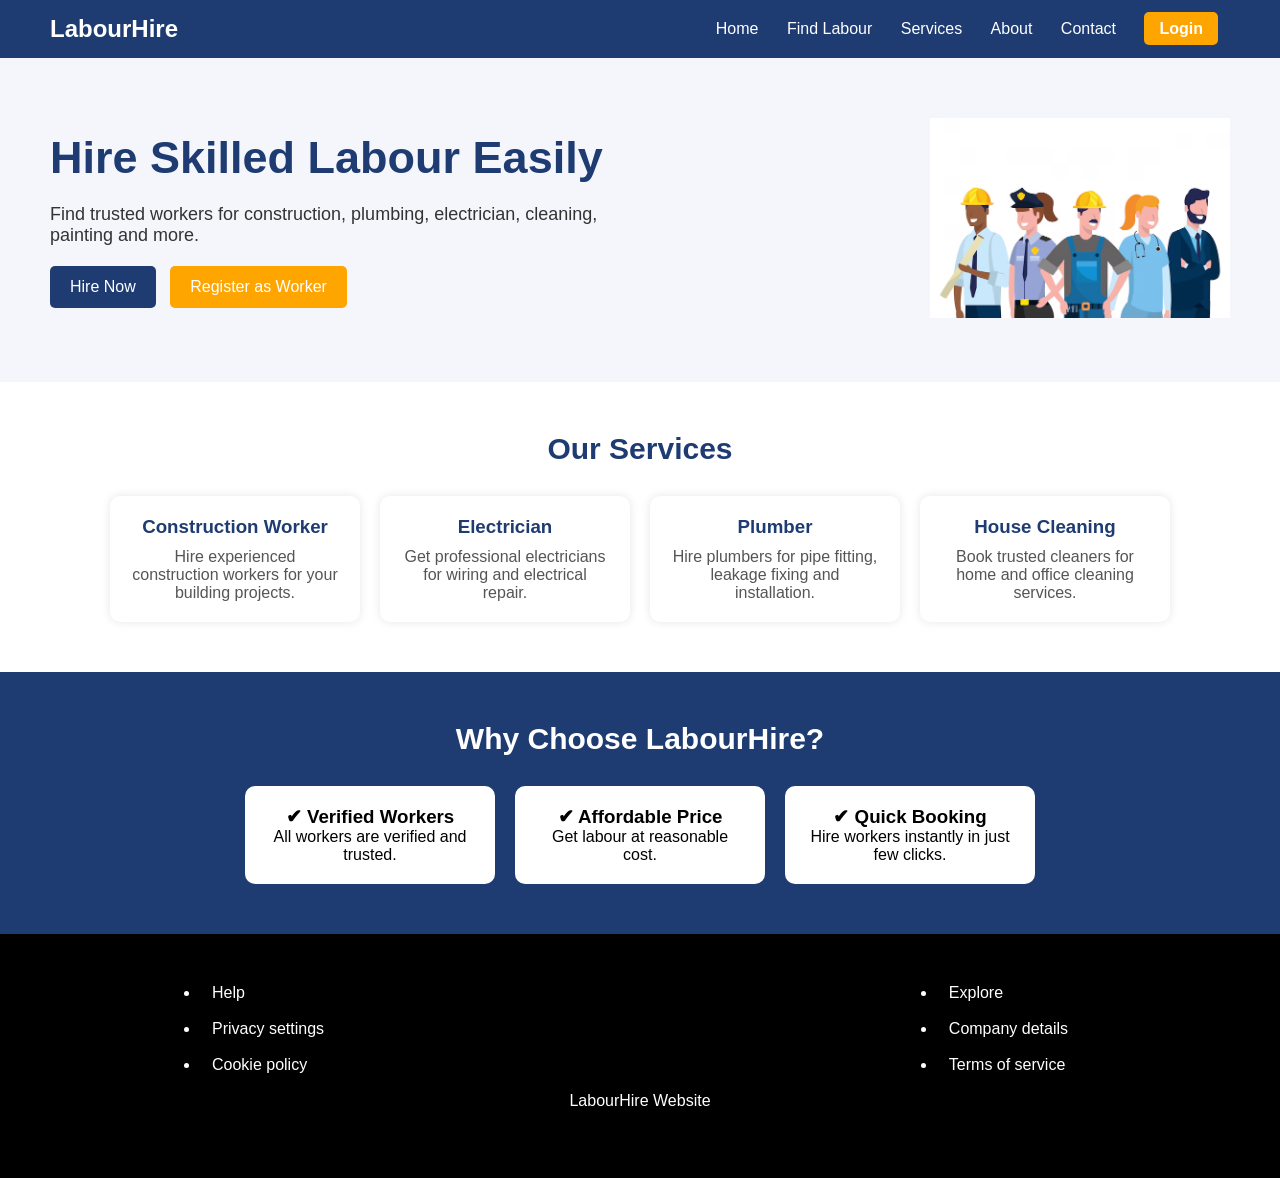
<file: index.html>
<!DOCTYPE html>
<html lang="en">
<head>
    <meta charset="UTF-8">
    <meta name="viewport" content="width=device-width, initial-scale=1.0">
    <title>Labour Hiring Website</title>
    <link rel="stylesheet" href="style.css">
</head>
<body>

    
    <header>
        <div class="logo">LabourHire</div>
        <nav>
            <a href="index.html">Home</a>
            <a href="#">Find Labour</a>
            <a href="#">Services</a>
            <a href="#">About</a>
            <a href="Contact.html">Contact</a>
            <a href="Project_Login_Page.html" class="btn" target="_blank">Login</a>
        </nav>
    </header>

    <section class="hero">
        <div class="hero-text">
            <h1>Hire Skilled Labour Easily</h1>
            <p>Find trusted workers for construction, plumbing, electrician, cleaning, painting and more.</p>
            <button class="hero-btn">Hire Now</button>
            <a href="Registration.html" target="_blank"><button class="hero-btn2">Register as Worker</button></a>
        </div>
        <div class="hero-img">
            <img src="labour_img.avif" alt="Labour Image">
        </div>
    </section>

    
    <section class="services">
        <h2>Our Services</h2>
        <div class="service-box">
            <div class="card">
                <h3>Construction Worker</h3>
                <p>Hire experienced construction workers for your building projects.</p>
            </div>

            <div class="card">
                <h3>Electrician</h3>
                <p>Get professional electricians for wiring and electrical repair.</p>
            </div>

            <div class="card">
                <h3>Plumber</h3>
                <p>Hire plumbers for pipe fitting, leakage fixing and installation.</p>
            </div>

            <div class="card">
                <h3>House Cleaning</h3>
                <p>Book trusted cleaners for home and office cleaning services.</p>
            </div>
        </div>
    </section>

    
    <section class="why">
        <h2>Why Choose LabourHire?</h2>
        <div class="why-box">
            <div class="why-card">
                <h3>✔ Verified Workers</h3>
                <p>All workers are verified and trusted.</p>
            </div>

            <div class="why-card">
                <h3>✔ Affordable Price</h3>
                <p>Get labour at reasonable cost.</p>
            </div>

            <div class="why-card">
                <h3>✔ Quick Booking</h3>
                <p>Hire workers instantly in just few clicks.</p>
            </div>
        </div>
    </section>

    
    <footer>
        
        <div class="footer-parent-div">
            <div class="footer-child-div">
                <ul>
                    <nav>
                        <li><a href="#">Help</a><br><br></li>
                        <li><a href="#">Privacy settings</a><br><br></li>
                        <li><a href="#">Cookie policy</a><br><br></li>
                    </nav>
                </ul>
            </div>

            <div class="footer-child-div">
                <ul>
                <nav>
                    <li><a href="#">Explore</a><br><br></li>
                    <li><a href="#">Company details</a><br><br></li>
                    <li><a href="#">Terms of service</a><br><br></li>
                </nav>
                </ul>
            </div>
        </div>  
        
        <center><p>LabourHire Website</p></center><br>
    </footer>

</body>
</html>
</file>
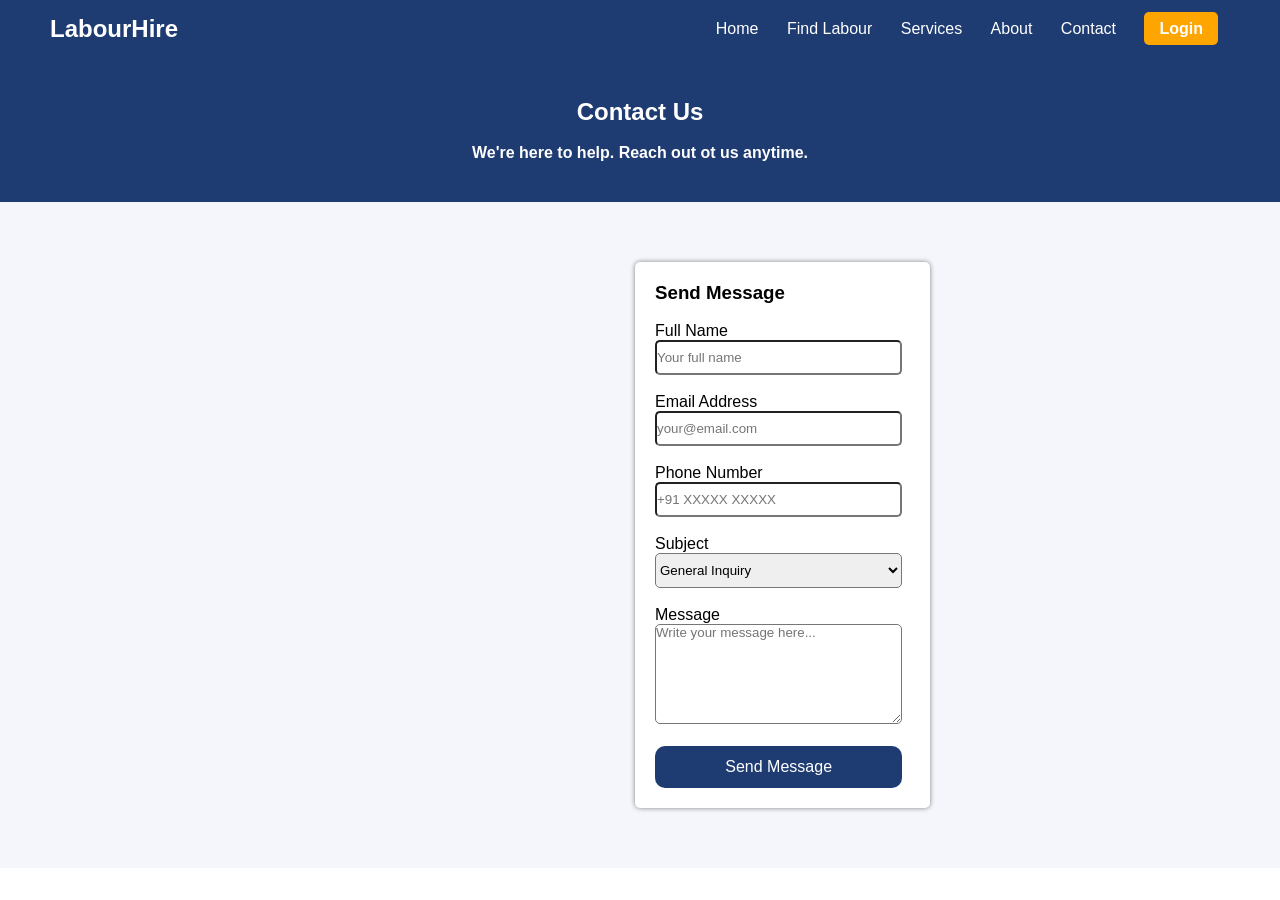
<file: Contact.html>
<!DOCTYPE html>
<html lang="en">
<head>
    <meta charset="UTF-8">
    <meta name="viewport" content="width=device-width, initial-scale=1.0">
    <title>Labour Hiring Website</title>
    <link rel="stylesheet" href="contact.css">
</head>
<body>

    
    <header>
        <div class="logo">LabourHire</div>
        <nav>
            <a href="index.html">Home</a>
            <a href="#">Find Labour</a>
            <a href="#">Services</a>
            <a href="#">About</a>
            <a href="#">Contact</a>
            <a href="Project_Login_Page.html" class="btn" target="_blank">Login</a>
        </nav>
        
        
    </header>
    <section class="contact">
        <div>
            <h1>Contact Us</h1><br>
            <h4>We're here to help. Reach out ot us anytime.</h4>
        </div>
    </section>

    <section class="hero">
        <div>

        </div>
        <div class="form-div">
            <h3>Send Message</h3><br>
            <form>
                <label>Full Name</label><br>
                <input type="text" placeholder="Your full name" required><br><br>
                <lable>Email Address</lable><br>
                <input type="email" placeholder="your@email.com" required><br><br>
                <lable>Phone Number</lable><br>
                <input type="tel" placeholder="+91 XXXXX XXXXX" required><br><br>
                <label>Subject</label><br>
                <select>
                    <option>General Inquiry</option>
                    <option>Hire a Worker</option>
                    <option>Register as Worker</option>
                    <option>Complaint / Feedback</option>
                    <option>Partnership</option>
                </select><br><br>
                <label>Message</label><br>
                <textarea placeholder="Write your message here..."></textarea><br><br>
                <button >Send Message</button>


            </form>
        </div>
    </section>

    
    
</body>
</html>
</file>
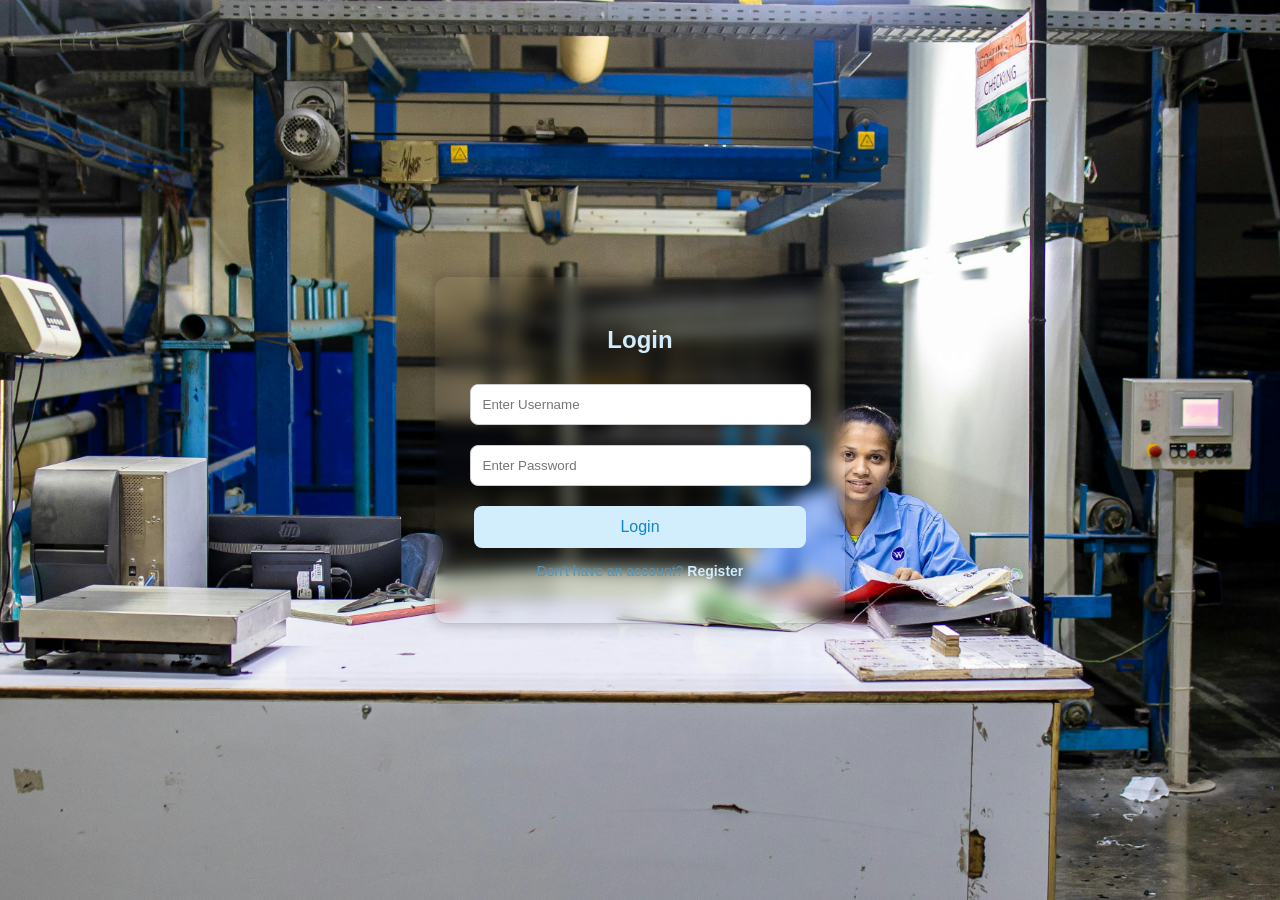
<file: Project_Login_Page.html>
<!DOCTYPE html>
<html lang="en">
<head>
    <meta charset="UTF-8">
    <meta name="viewport" content="width=device-width, initial-scale=1.0">
    <title>Labour Hiring Login</title>

    
    <style>
        body {
            margin: 0;
            padding: 0;
            font-family: Arial, sans-serif;
            background-image: url("labour_img.jpg");
            background-size: cover;
            background-position: center;
            background-repeat: no-repeat;
            height: 100vh;
            display: flex;
            justify-content: center;
            align-items: center;
        }

        .login-box {
            backdrop-filter: blur(8px);
            width: 350px;
            padding: 30px;
            border-radius: 12px;
            box-shadow: 0px 0px 15px rgba(0,0,0,0.3);
            text-align: center;
        }

        .login-box h2 {
            margin-bottom: 20px;
            color: #d2edfc;
        }

        .login-box input {
            width: 90%;
            padding: 12px;
            margin: 10px 0;
            border: 1px solid #ccc;
            border-radius: 8px;
            outline: none;
        }

        .login-box input:focus {
            border-color: #d2edfc;
        }

        .login-box button {
            width: 95%;
            padding: 12px;
            background: #d2edfc;
            color: #1187c7;
            border: none;
            border-radius: 8px;
            font-size: 16px;
            cursor: pointer;
            margin-top: 10px;
        }

        .login-box button:hover {
            background: #5495b9;
            color: #d2edfc;
        }

        .login-box p {
            margin-top: 15px;
            font-size: 14px;
            color: #5495b9;
        }

        .login-box a {
            color: #d2edfc;
            text-decoration: none;
            font-weight: bold;
        }

        .login-box a:hover {
            text-decoration: underline;
        }
    </style>
</head>

<body>

    <div class="login-box">
        <h2>Login</h2>

        <form>
            <input type="text" placeholder="Enter Username" required>
            <input type="password" placeholder="Enter Password" required>

            <button type="submit">Login</button>

            <p>Don't have an account? <a href="register.html">Register</a></p>
        </form>
    </div>

</body>
</html>
</file>
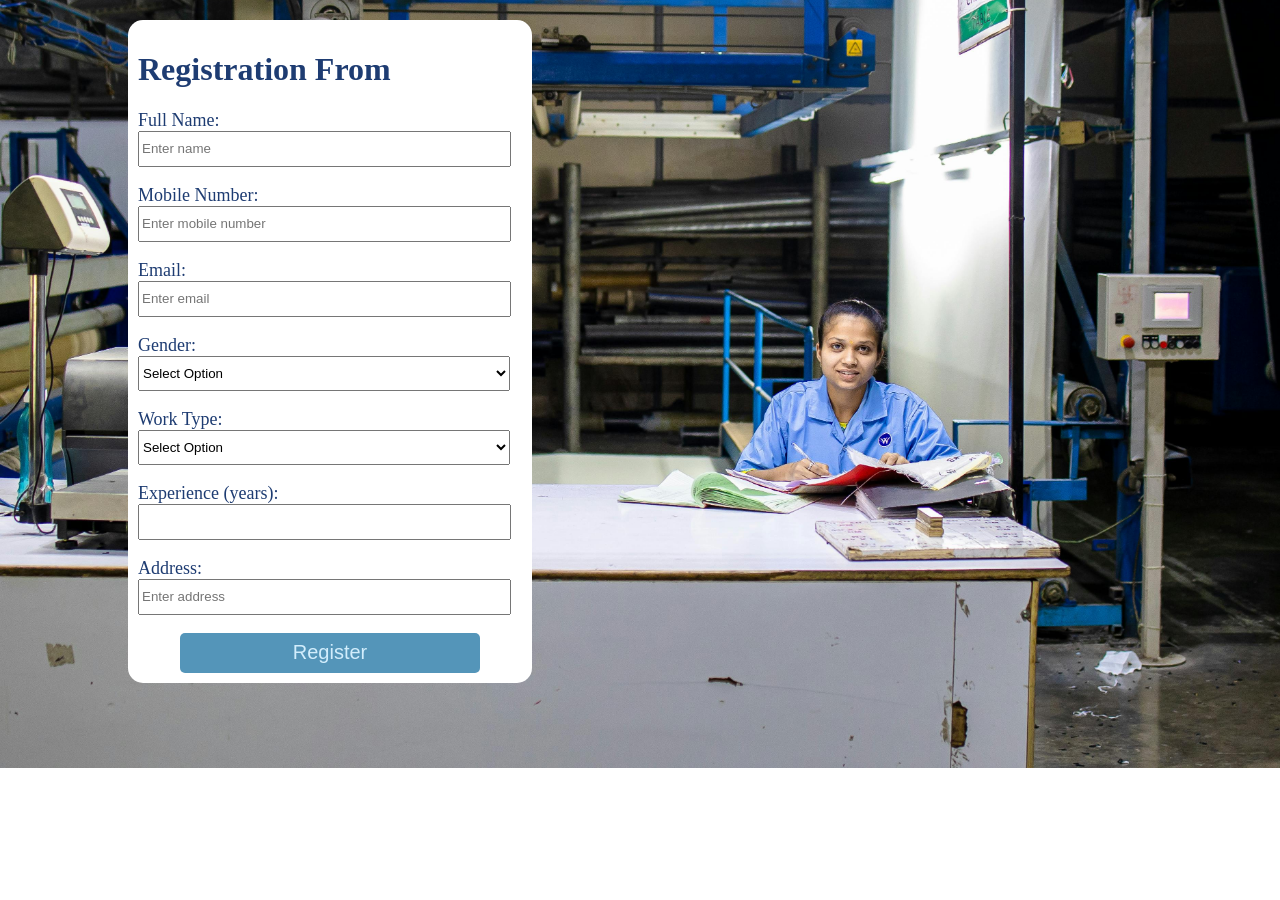
<file: Registration.html>
<!DOCTYPE html>
<html lang="en">
<head>
    <meta charset="UTF-8">
    <meta name="viewport" content="width=device-width, initial-scale=1.0">
    <title>Registration From</title>
    <link rel="stylesheet" href="Registration.css">
    <script>
        function myFunction() {
            var txt;
            if (confirm("Are you sure!!")) {
                txt = "You pressed OK!";
            } else {
                txt = "You pressed Cancel!";
            }
            document.getElementById("demo").innerHTML = txt;
    }
</script>
</head>
<body>
    <div >
    <form>
        
        <h1>Registration From</h1>
        <label>Full Name:</label><br>
        <input type="text" placeholder="Enter name" required>
        <br><br>
        <label>Mobile Number:</label><br>
        <input type="tel" placeholder="Enter mobile number" required>
        <br><br>
        <label>Email:</label><br>
        <input type="email" placeholder="Enter email">
        <br><br>
        <label>Gender:</label><br>
        <select>
            <option>Select Option</option>
            <option>Male</option>
            <option>Female</option>
            <option>Other</option>
        </select>
        <br><br>
        <label>Work Type:</label><br>
        <select>
            <option>Select Option</option>
            <option>Electrician</option>
            <option>Plumber</option>
            <option>Carpenter</option>
            <option>Painter</option>
        </select>
        <br><br>
        <label>Experience (years):</label><br>
        <input type="number" min="0">
        <br><br>
        <label>Address:</label><br>
        <input type="text" placeholder="Enter address">
        <br><br>
        <center><button type="submit">Register</button></center>
        
    
    </form>
</div>
    
</body>
</html>
</file>
<file: style.css>
* {
    margin: 0;
    padding: 0;
    box-sizing: border-box;
    font-family: Arial, sans-serif;
}

header {
    display: flex;
    justify-content: space-between;
    align-items: center;
    padding: 15px 50px;
    background: #1e3c72;
    color: white;
}

.logo {
    font-size: 24px;
    font-weight: bold;
}

nav a {
    color: white;
    text-decoration: none;
    margin: 0 12px;
    font-size: 16px;
}

nav a:hover {
    text-decoration: underline;
}

.btn {
    background: orange;
    padding: 8px 15px;
    border-radius: 5px;
    font-weight: bold;
}

.hero {
    display: flex;
    justify-content: space-between;
    align-items: center;
    padding: 60px 50px;
    background: #f4f6fc;
}

.hero-text {
    max-width: 50%;
}

.hero-text h1 {
    font-size: 45px;
    color: #1e3c72;
}

.hero-text p {
    margin: 20px 0;
    font-size: 18px;
    color: #333;
}

.hero-btn {
    padding: 12px 20px;
    background: #1e3c72;
    color: white;
    border: none;
    border-radius: 5px;
    cursor: pointer;
    font-size: 16px;
}

.hero-btn2 {
    padding: 12px 20px;
    background: orange;
    color: white;
    border: none;
    border-radius: 5px;
    cursor: pointer;
    font-size: 16px;
    margin-left: 10px;
}

.hero-btn:hover,
.hero-btn2:hover {
    opacity: 0.8;
}

.hero-img img {
    width: 300px;
}

.services {
    padding: 50px;
    text-align: center;
}

.services h2 {
    font-size: 30px;
    margin-bottom: 30px;
    color: #1e3c72;
}

.service-box {
    display: flex;
    justify-content: center;
    flex-wrap: wrap;
    gap: 20px;
}

.card {
    width: 250px;
    background: white;
    padding: 20px;
    border-radius: 10px;
    box-shadow: 0px 0px 10px rgba(0,0,0,0.1);
}

.card h3 {
    color: #1e3c72;
    margin-bottom: 10px;
}

.card p {
    color: #555;
}

.why {
    background: #1e3c72;
    color: white;
    padding: 50px;
    text-align: center;
}

.why h2 {
    font-size: 30px;
    margin-bottom: 30px;
}

.why-box {
    display: flex;
    justify-content: center;
    flex-wrap: wrap;
    gap: 20px;
}

.why-card {
    width: 250px;
    background: white;
    color: black;
    padding: 20px;
    border-radius: 10px;
}


footer {
    text-align: left;
    padding: 15px;
    background: black;
    color: white;
    padding: 50px;
}

.footer-parent-div{
    display: flex;
    justify-content: space-between;
    padding: 0px 150px;
}

.footer-cild-div{
    color: rgb(192, 190, 190);
}
</file>
<file: contact.css>
* {
    margin: 0;
    padding: 0;
    box-sizing: border-box;
    font-family: Arial, sans-serif;
}

header {
    display: flex;
    justify-content: space-between;
    align-items: center;
    padding: 15px 50px;
    background: #1e3c72;
    color: white;
}

.contact{
    text-align: center;
    background-color: #1e3c72;
    color: white;
    padding: 40px 0px 40px 0px;
}
.logo {
    font-size: 24px;
    font-weight: bold;
}

nav a {
    color: white;
    text-decoration: none;
    margin: 0 12px;
    font-size: 16px;
}

nav a:hover {
    text-decoration: underline;
}

.btn {
    background: orange;
    padding: 8px 15px;
    border-radius: 5px;
    font-weight: bold;
}

.hero {
    display: flex;
    justify-content: space-between;
    align-items: center;
    padding: 60px 50px;
    background: #f4f6fc;
}

.form-div{
    background-color: white;
    box-shadow: 0 0 5px gray;
    height: auto;
    width: 25%;
    border-radius: 5px;
    padding: 20px 20px 20px 20px;
    margin: 0px 300px 0px 0px;
    border: transparent;

}

textarea{
    height: 100px;
    width: 97%;
    border-radius: 5px;
}

input{
    width: 97%;
    height: 35px;
    border-radius: 5px;
}

select{
    width: 97%;
    height: 35px;
    border-radius: 5px;
}

.hero-text {
    max-width: 50%;
}

.hero-text h1 {
    font-size: 45px;
    color: #1e3c72;
}

.hero-text p {
    margin: 20px 0;
    font-size: 10px;
    color: #333;
}

button {
    padding: 12px 20px;
    background: #1e3c72;
    color: white;
    border: none;
    border-radius: 10px;
    cursor: pointer;
    font-size: 16px;
    width: 97%;
}
</file>
<file: Registration.css>
body {
    margin: 0;
    padding: 0;
    display: flex;
    background-image: url(labour_img.jpg);
    background-size: cover;
    background-repeat: no-repeat;
    background-position: center;
    justify-content: left;
}

div{
    margin: 20px 0px 0px 10%;
    width: 30%;
    height: 100%;
    background-color: white;
    border-radius: 15px;
    padding: 10px;
    color: #1e3c72;
}


label{
    color: #1e3c72;
    font-size: 18px;
}
input{
    width: 95%;
    height: 30px;
}

select{
    width: 97%;
    height: 35px;
}

button{
    color: #d2edfc;
    background-color: #5495b9;
    border: transparent;
    width: 300px;
    height:40px;
    border-radius: 5px;
    cursor: pointer;
    font-size: 20px;
}

button:hover{
    color: #5495b9;
    background-color: #d2edfc;
}
</file>
